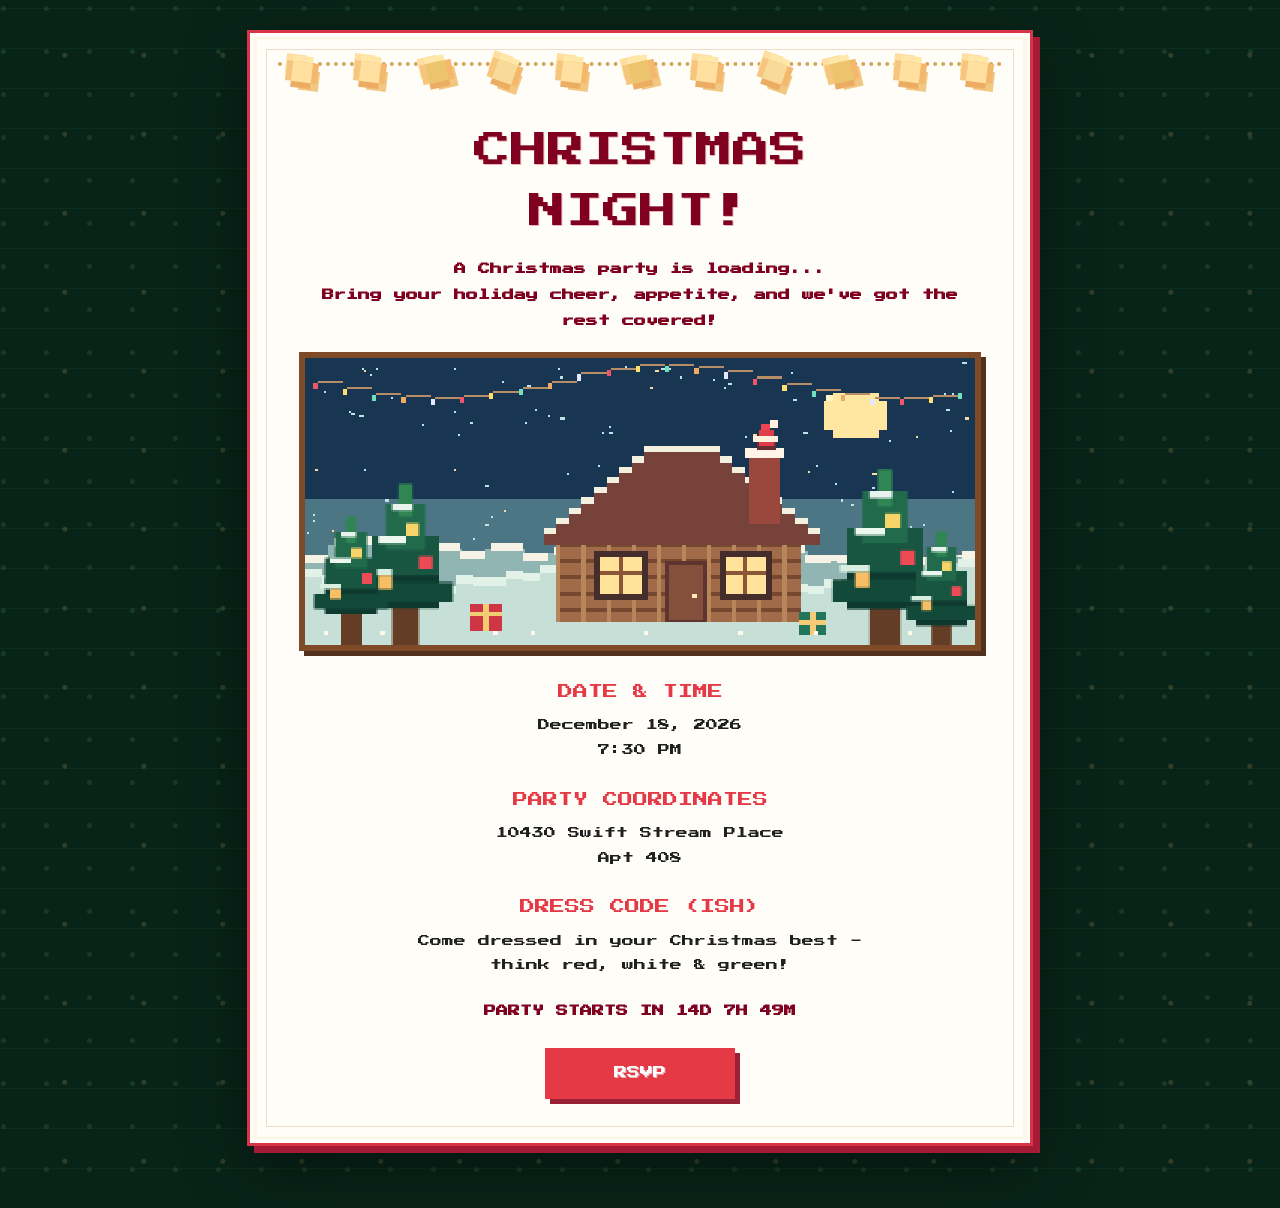
<file: index.html>
<!doctype html>
<html lang="en">
<head>
  <meta charset="utf-8"><meta name="viewport" content="width=device-width,initial-scale=1">
  <meta name="theme-color" content="#082419">
  <meta name="description" content="Christmas Night invitation at Jin and Lav's.">
  <meta property="og:title" content="Christmas Night!">
  <meta property="og:description" content="Christmas Night invitation at Jin and Lav's.">
  <meta property="og:type" content="website">
  <meta property="og:site_name" content="Jin &amp; Lav's Christmas Night">
  <meta property="og:url" content="https://arakere-lavanya.github.io/christmas-invite-yay/">
  <meta property="og:image" content="https://arakere-lavanya.github.io/christmas-invite-yay/christmas-preview.png">
  <meta property="og:image:width" content="1200">
  <meta property="og:image:height" content="630">
  <meta property="og:image:alt" content="Pixel-art snowy Christmas cottage under Christmas Night title">
  <meta name="twitter:card" content="summary_large_image">
  <title>Christmas Night | December 18, 2026</title>
  <link rel="preconnect" href="https://fonts.googleapis.com">
  <link rel="preconnect" href="https://fonts.gstatic.com" crossorigin>
  <link href="https://fonts.googleapis.com/css2?family=Press+Start+2P&display=swap" rel="stylesheet">
  <link rel="stylesheet" href="styles.css">
</head>
<body data-page="home">
<main class="page">
  <article class="sheet">
    <div class="top-garland" aria-hidden="true"><div class="garland-string"></div><div class="garland-blobs"><i></i><i></i><i></i><i></i><i></i><i></i><i></i><i></i><i></i><i></i><i></i></div></div>
    <h1 class="pixel">CHRISTMAS<br>NIGHT!</h1>
    <p class="subtitle"><strong>A Christmas party is loading...</strong><br><strong>Bring your holiday cheer, appetite, and we've got the rest covered!</strong></p>
    <div class="hero-world"><canvas id="heroCanvas" width="320" height="140" aria-label="Pixel-art snowy Christmas village with Santa, a cozy cottage, and glowing lights"></canvas></div>
    <section class="details" aria-label="Party information">
      <div class="detail"><p class="detail-label">DATE &amp; TIME</p><p class="detail-value">December 18, 2026<br>7:30 PM</p></div>
      <div class="detail"><p class="detail-label">PARTY COORDINATES</p><p class="detail-value">10430 Swift Stream Place<br>Apt 408</p></div>
      <div class="detail"><p class="detail-label">DRESS CODE (ISH)</p><p class="detail-value">Come dressed in your Christmas best -<br>think red, white &amp; green!</p></div>
    </section>
    <p id="countdown" class="countdown" aria-live="off"></p>
    <div class="cta-area"><a class="button pixel" href="rsvp.html">RSVP</a></div>
  </article>
</main>
<script src="script.js"></script>
</body>
</html>
</file>
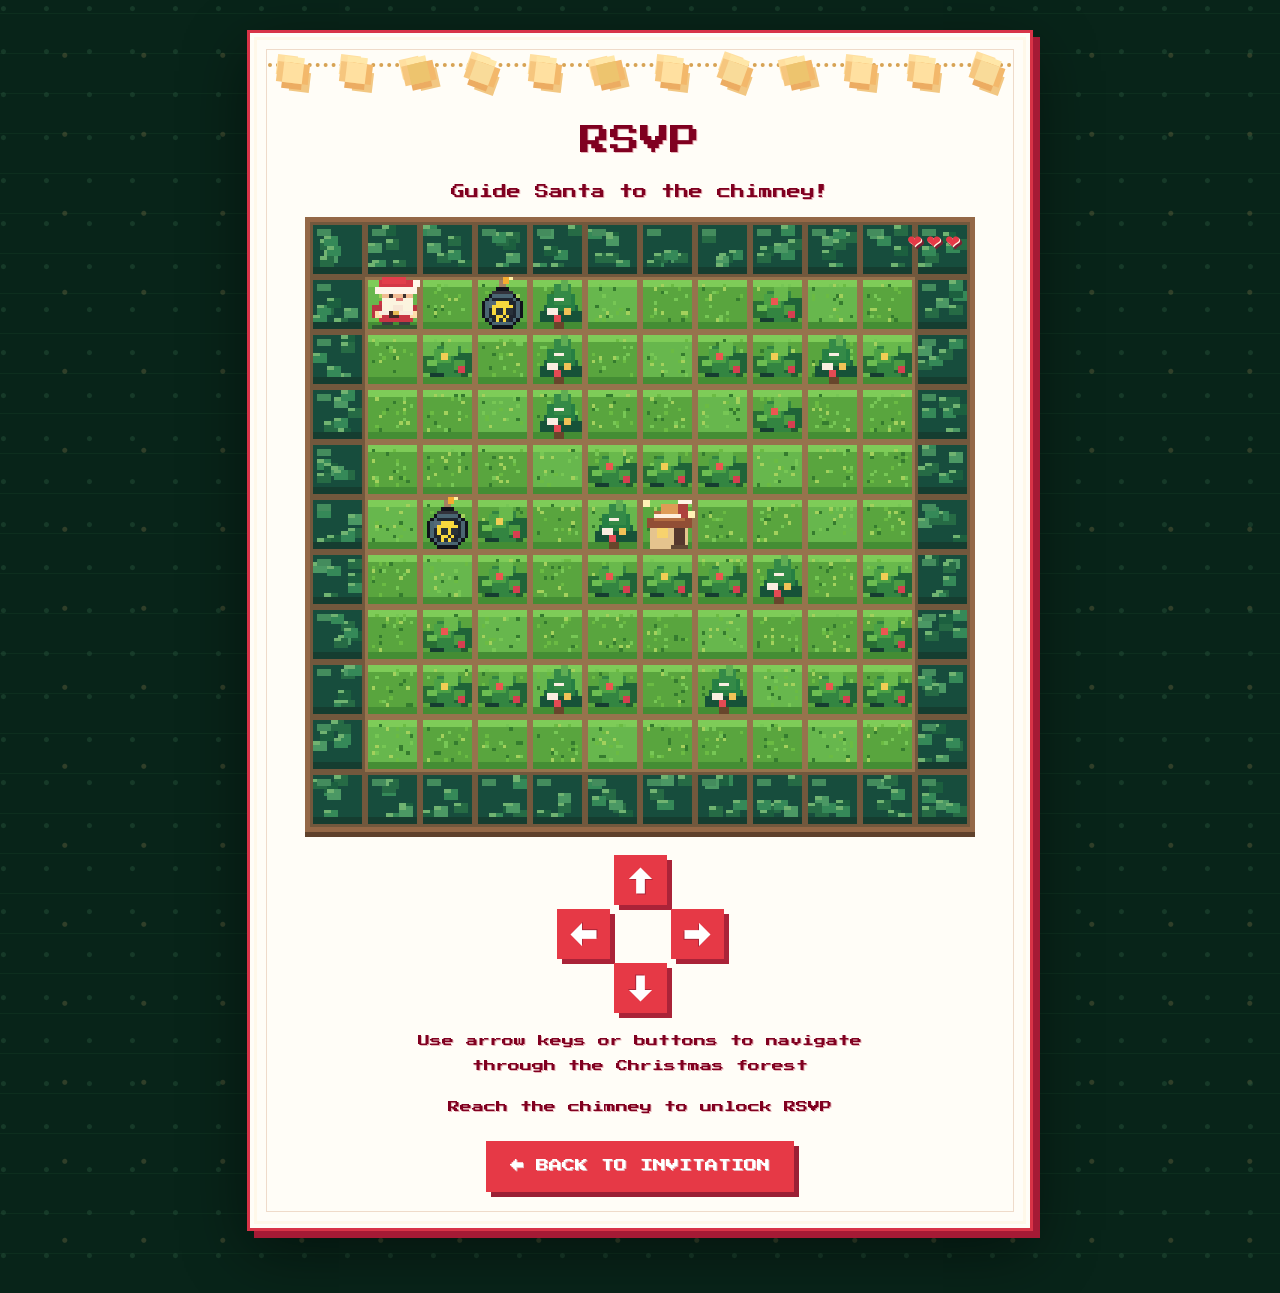
<file: rsvp.html>
<!doctype html>
<html lang="en">
<head>
  <meta charset="utf-8"><meta name="viewport" content="width=device-width,initial-scale=1">
  <meta name="theme-color" content="#082419">
  <meta name="description" content="Help Santa find the chimney in a Christmas pixel maze to unlock your RSVP.">
  <title>RSVP</title>
  <link rel="preconnect" href="https://fonts.googleapis.com">
  <link rel="preconnect" href="https://fonts.gstatic.com" crossorigin>
  <link href="https://fonts.googleapis.com/css2?family=Press+Start+2P&display=swap" rel="stylesheet">
  <link rel="stylesheet" href="styles.css">
</head>
<body data-page="maze" class="maze-page">
<main class="page">
  <article class="sheet">
    <div class="top-garland" aria-hidden="true"><div class="garland-string"></div><div class="garland-blobs"><i></i><i></i><i></i><i></i><i></i><i></i><i></i><i></i><i></i><i></i><i></i><i></i></div></div>
    <h1 class="maze-title pixel">RSVP</h1>
    <p class="maze-subtitle pixel">Guide Santa to the chimney!</p>
    <div class="game-frame"><div class="maze-hud"><div class="lives" id="livesDisplay" aria-label="Lives remaining"></div></div><canvas id="maze" width="192" height="176" role="img" aria-label="Interactive Christmas forest maze. Use the arrow buttons or keyboard to guide Santa to the house's chimney."></canvas></div>
    <p class="game-status sr-only" id="gameStatus" role="status" aria-live="polite"></p>
    <div class="dpad" role="group" aria-label="Maze direction controls">
      <button type="button" data-move="up" aria-label="Move up"><svg class="nav-arrow" aria-hidden="true" viewBox="0 0 20 20" style="transform:rotate(0deg)"><path d="M10 1 2 9h5v10h6V9h5z" fill="currentColor"/></svg></button>
      <button type="button" data-move="left" aria-label="Move left"><svg class="nav-arrow" aria-hidden="true" viewBox="0 0 20 20" style="transform:rotate(-90deg)"><path d="M10 1 2 9h5v10h6V9h5z" fill="currentColor"/></svg></button>
      <button type="button" data-move="right" aria-label="Move right"><svg class="nav-arrow" aria-hidden="true" viewBox="0 0 20 20" style="transform:rotate(90deg)"><path d="M10 1 2 9h5v10h6V9h5z" fill="currentColor"/></svg></button>
      <button type="button" data-move="down" aria-label="Move down"><svg class="nav-arrow" aria-hidden="true" viewBox="0 0 20 20" style="transform:rotate(180deg)"><path d="M10 1 2 9h5v10h6V9h5z" fill="currentColor"/></svg></button>
    </div>
    <p class="maze-instructions pixel">Use arrow keys or buttons to navigate<br>through the Christmas forest</p>
    <p class="maze-instructions pixel">Reach the chimney to unlock RSVP</p>
    <div class="back-button"><a class="button pixel" href="index.html">← BACK TO INVITATION</a></div>
  </article>
</main>
<div class="overlay" id="winOverlay" hidden role="dialog" aria-modal="true" aria-labelledby="winTitle">
  <div class="modal">
    <button type="button" class="close" id="closeWin" aria-label="Close RSVP">×</button>
    <h2 class="pixel" id="winTitle">HOLIDAY PLANS?<br>YOU'VE GOT THEM NOW.</h2>
    <p>Will you join us for Christmas on Dec 18th?</p>
    <div id="rsvpForm">
      <label class="form-label" for="guestName">YOUR NAME</label>
      <input class="form-input" id="guestName" name="guestName" maxlength="70" autocomplete="name" placeholder="Type your name" required>
      <div class="form-label" id="responseLabel">YOUR RSVP</div>
      <div class="choice-group two-choice" role="group" aria-labelledby="responseLabel">
        <button class="choice rsvp-choice" type="button" data-response="Yas in! Count me on the nice list">YAS IN!<br>COUNT ME ON THE NICE LIST</button>
        <button class="choice rsvp-choice" type="button" data-response="Hard pass">HARD PASS</button>
      </div>
      <div class="form-actions"><button class="button" type="button" id="saveRsvp" disabled>SAVE RSVP</button></div>
    </div>
    <p id="formFeedback" class="form-feedback" role="status" aria-live="polite"></p>
  </div>
</div>
<script src="script.js"></script>
</body>
</html>
</file>
<file: styles.css>
:root {
  --paper:#fffdf7;--ink:#780e26;--red:#dc3748;--red-dark:#a61e36;--green:#1e5437;--green-dark:#102e24;--gold:#f7bf67;--line:#e3d4b9;
}
*{box-sizing:border-box}
[hidden]{display:none!important}
html{scroll-behavior:smooth}
body{margin:0;min-height:100vh;background:#082419;color:var(--ink);font-family:'Courier New',Courier,monospace;
  background-image:radial-gradient(circle at 8% 20%,#244f3880 0 2px,transparent 3px),radial-gradient(circle at 82% 70%,#f4c3762b 0 2px,transparent 3px),repeating-linear-gradient(0deg,transparent 0 39px,#1a492b44 39px 40px);background-size:43px 43px,79px 79px,100% 100%;}
button,input,textarea{font:inherit}button{cursor:pointer}a{color:inherit}button:focus-visible,a:focus-visible,input:focus-visible,textarea:focus-visible{outline:3px solid #f6b34c;outline-offset:4px}
.page{max-width:810px;margin:0 auto;padding:30px 12px 62px}
.sheet{position:relative;padding:30px 26px 34px;background:var(--paper);border:3px solid #d83347;outline:3px solid #fff8e9;outline-offset:-10px;box-shadow:7px 7px 0 #a51a35,0 20px 60px #0007;text-align:center;overflow:hidden;}
.sheet:after{content:'';position:absolute;inset:16px;border:1px solid #efdbca;pointer-events:none}
.top-garland{position:relative;height:64px;margin:-14px 2px 12px;pointer-events:none;z-index:1}
.garland-string{position:absolute;inset:0 0 20px;border-top:4px dotted #d7a354;border-radius:0 0 50% 50%;transform:translateY(18px)}
.garland-blobs{position:absolute;top:8px;left:2%;right:2%;height:40px;display:flex;align-items:center;justify-content:space-between}
.garland-blobs i{display:block;width:20px;height:20px;background:#ffe0a0;box-shadow:6px 0 #f3b86b,-6px 0 #f6c67e,0 6px #ecac62,0 -6px #ffe7a8,8px 8px #f2c782,-7px -7px #ffdfa0;image-rendering:pixelated;transform:rotate(7deg)}
.garland-blobs i:nth-child(3n){background:#edc46e;transform:rotate(-13deg)}
.garland-blobs i:nth-child(4n){background:#f9db99;transform:rotate(20deg)}
.pixel{font-family:'Courier New',Courier,monospace;font-weight:900;letter-spacing:.035em;text-shadow:2px 2px 0 #f0cabb;line-height:1.35}
.kicker{font-size:clamp(11px,2vw,14px);font-weight:900;letter-spacing:.18em;text-transform:uppercase;color:var(--red-dark);margin:7px 0 13px}
h1,h2,h3,p{position:relative;z-index:1}
h1{font-size:clamp(30px,6vw,56px);margin:10px 0 9px;line-height:1.2;}
.subtitle{max-width:640px;margin:8px auto 22px;font-weight:700;font-size:clamp(12px,2vw,16px);line-height:1.65}
.sparkles{color:#d49a40;letter-spacing:.7em;font-weight:bold;margin:12px 0}
.hero-world{display:block;position:relative;width:100%;max-width:682px;margin:12px auto 24px;border:6px solid #7e4a28;box-shadow:inset 0 0 0 4px #a2774b,5px 5px 0 #52311f;background:#182f4a;image-rendering:pixelated;aspect-ratio:16 / 7;}
.hero-world canvas{display:block;width:100%;height:100%;image-rendering:pixelated}
.details{max-width:622px;margin:24px auto 22px;display:grid;grid-template-columns:1fr 1fr;gap:13px;text-align:center}
.detail{min-width:0;border:3px solid #d9a66d;background:#fff5e5;padding:15px 12px;box-shadow:4px 4px 0 #b7834f}
.detail-wide{grid-column:1/-1}
.detail-label{font-size:12px;letter-spacing:.1em;color:#99502c;text-transform:uppercase;font-weight:900;margin:0 0 7px}
.detail-value{font-size:clamp(15px,2.5vw,21px);color:#6d182b;font-weight:900;margin:0;line-height:1.4;overflow-wrap:anywhere}
.detail-wide .detail-value{font-size:clamp(14px,2.5vw,19px)}
.button{display:inline-flex;align-items:center;justify-content:center;gap:10px;min-height:51px;padding:10px 24px;border:0;border-radius:0;background:var(--red);color:#fffdf4;text-decoration:none;font-weight:900;letter-spacing:.025em;box-shadow:5px 5px 0 #9a2035;transition:transform .1s,box-shadow .1s}
.button:hover{filter:brightness(1.07)}.button:active{transform:translate(3px,3px);box-shadow:2px 2px 0 #9a2035}.button.secondary{background:var(--green);box-shadow:5px 5px 0 #0d3826}.button.secondary:active{box-shadow:2px 2px 0 #0d3826}
.cta-area{margin:25px 0 10px}.microcopy{font-size:12px;color:#74444a;font-weight:700;line-height:1.5;margin:18px 0 4px}
.toolbar{display:flex;align-items:center;justify-content:space-between;gap:12px;margin:0 0 18px;color:#e8dfbc;font-weight:700;font-size:12px}
.toolbar a{color:inherit;text-decoration:none}
.toolbar button{padding:8px 12px;border:2px solid #e8ca81;background:#123b2c;color:#fff4db;box-shadow:3px 3px 0 #0005;font-size:12px;font-weight:900}
.toolbar button[aria-pressed='true']{background:#ad2b40}
.countdown{margin:12px 0;color:#a21f35;font-size:13px;font-weight:bold}
/* Maze page borrows the exact content order of the inspiration: heading, tile grid, D-pad, hints, back link. */
.maze-page .sheet{padding:26px 16px 36px}
.maze-page .top-garland{margin-bottom:8px}
.maze-title{font-size:clamp(25px,5vw,39px);margin:2px 0 10px}
.maze-subtitle{font-size:clamp(14px,2.5vw,20px);font-weight:900;letter-spacing:.05em;line-height:1.5;margin:12px auto}
.game-frame{width:min(100%,670px);margin:8px auto 23px;position:relative;border:5px solid #946847;box-shadow:0 5px 0 #5f412c;background:#6fbb45;touch-action:pan-y}
#maze{display:block;width:100%;height:auto;aspect-ratio:12/11;image-rendering:pixelated;touch-action:none;cursor:crosshair}
.game-status{margin:10px auto 14px;color:#74263b;font-size:12px;font-weight:900;min-height:22px;line-height:1.5}
.dpad{display:grid;grid-template-columns:repeat(3,53px);grid-template-rows:repeat(3,50px);gap:4px;justify-content:center;margin:6px auto 13px;touch-action:manipulation}
.dpad button{display:flex;justify-content:center;align-items:center;padding:0;border:0;color:white;background:#e13d49;box-shadow:5px 5px 0 #aa2338;font-size:30px;font-family:monospace;font-weight:900;touch-action:manipulation}
.dpad button:active{transform:translate(3px,3px);box-shadow:2px 2px 0 #aa2338}
.dpad [data-move='up']{grid-column:2;grid-row:1}.dpad [data-move='left']{grid-column:1;grid-row:2}.dpad [data-move='right']{grid-column:3;grid-row:2}.dpad [data-move='down']{grid-column:2;grid-row:3}
.maze-instructions{font-size:clamp(12px,2.2vw,16px);font-weight:900;line-height:1.6;margin:16px 0 7px}
.back-button{margin:20px auto 0}.maze-help{display:inline-flex;margin:8px auto 0;background:none;border:0;text-decoration:underline;color:#792536;font-size:12px;font-weight:900}
.overlay{position:fixed;inset:0;z-index:20;background:#0d221dc9;display:flex;justify-content:center;align-items:center;overflow-y:auto;padding:18px}
.modal{position:relative;width:min(100%,480px);padding:26px 24px 27px;background:#fff9e9;border:5px solid #da3447;box-shadow:8px 8px 0 #751b32;text-align:center;max-height:calc(100vh - 36px);overflow:auto}
.modal h2{font-size:clamp(25px,5vw,35px);margin:4px 0 10px}
.modal p{font-weight:700;font-size:14px;line-height:1.55}
.close{position:absolute;right:7px;top:7px;width:35px;height:35px;background:#9c2440;color:white;font-weight:bold;border:0;font-size:21px}
.form-label{display:block;font-weight:900;color:#792638;font-size:12px;text-align:left;margin:12px 0 6px}
.form-input{width:100%;border:3px solid #c99b68;padding:11px 10px;border-radius:0;background:#fff;color:#432318;font-size:15px;box-shadow:3px 3px 0 #ead3b5}
.choice-group{display:grid;grid-template-columns:repeat(3,1fr);gap:7px;margin:10px 0}
.choice{position:relative;cursor:pointer}
.choice input{position:absolute;opacity:0;pointer-events:none}
.choice span{display:flex;justify-content:center;align-items:center;min-height:55px;padding:6px;background:#f2e3cb;border:2px solid #aa754b;font-weight:900;font-size:12px;line-height:1.25}
.choice input:checked+span{background:#24573c;color:#fff8e3;border-color:#12452e;box-shadow:3px 3px 0 #193c2b}
.choice input:focus-visible+span{outline:3px solid #f6b34c;outline-offset:2px}
.form-actions{display:flex;justify-content:center;flex-wrap:wrap;gap:12px;margin:19px 0 8px}
.form-actions .button{font-size:12px;min-height:45px}
.form-feedback{color:#23543c;min-height:22px;font-weight:800!important;font-size:12px!important}
.important-note{font-size:11px!important;color:#7c4e4f;margin-top:12px!important}
.win-stars{font-size:32px;margin:4px 0;color:#edb64a;animation:wiggle 1s ease-in-out infinite alternate}@keyframes wiggle{to{transform:rotate(8deg) scale(1.06)}}
@media(max-width:560px){.page{padding:15px 9px 45px}.sheet{padding:20px 14px 26px;box-shadow:4px 4px 0 #a51a35}.sheet:after{inset:10px}.top-garland{height:48px;margin-top:0}.garland-blobs{top:0}.garland-blobs i{width:11px;height:11px;box-shadow:4px 0 #f3b86b,-4px 0 #f6c67e,0 4px #ecac62,0 -4px #ffe7a8,5px 5px #f2c782,-5px -5px #ffdfa0}.hero-world{border-width:4px}.details{gap:9px}.detail{padding:10px 5px;box-shadow:2px 2px 0 #b7834f}.detail-label{font-size:10px}.detail-value{font-size:14px}.maze-page .sheet{padding:14px 10px 28px}.maze-page .top-garland{margin-bottom:6px}.game-frame{border-width:3px;margin:6px auto 20px}.maze-title{margin-top:0}.maze-subtitle{margin:12px 0}.dpad{grid-template-columns:repeat(3,50px);grid-template-rows:repeat(3,47px)}.toolbar{margin-bottom:12px}.modal{padding:25px 14px 22px}.choice-group{gap:5px}.choice span{font-size:11px}}
@media(prefers-reduced-motion:reduce){*{scroll-behavior:auto!important;animation:none!important;transition:none!important}}

/* Final invitation layout: the date/time and address are two matched blocks. */
.details{grid-template-columns:repeat(2,minmax(0,1fr));align-items:stretch}
.details .detail{display:flex;flex-direction:column;justify-content:center;min-height:105px}
.cta-area .button{min-width:190px;font-size:18px}
.subtitle{margin-top:15px;margin-bottom:18px}
body[data-page="home"] .sheet{padding-top:25px}
.sr-only{position:absolute!important;width:1px!important;height:1px!important;padding:0!important;margin:-1px!important;overflow:hidden!important;clip:rect(0,0,0,0)!important;white-space:nowrap!important;border:0!important}
@media(max-width:560px){.details{gap:8px}.details .detail{padding:14px 5px;min-height:95px}.detail-value{font-size:clamp(11px,3.3vw,14px)}.detail-label{font-size:10px}.cta-area .button{width:min(100%,250px)}.maze-page .game-frame{margin-bottom:18px}}

.two-choice{grid-template-columns:repeat(2,minmax(0,1fr));}
.two-choice .choice span{min-height:72px;padding:10px 8px;}
@media(max-width:560px){.two-choice{grid-template-columns:1fr;}.two-choice .choice span{min-height:58px;}}

/* Simple centered invitation details, stacked like the reference website. */
body[data-page="home"] .details {
  display: flex;
  flex-direction: column;
  align-items: center;
  gap: 23px;
  margin: 27px auto 21px;
  text-align: center;
}
body[data-page="home"] .details .detail {
  display: block;
  min-height: 0;
  width: 100%;
  padding: 0;
  border: none;
  background: transparent;
  box-shadow: none;
}
body[data-page="home"] .details .detail-label {
  margin: 0 0 7px;
  font-size: 13px;
  letter-spacing: .12em;
}
body[data-page="home"] .details .detail-value {
  font-size: clamp(16px, 3vw, 20px);
  line-height: 1.55;
}
@media (max-width: 560px) {
  body[data-page="home"] .details { gap: 20px; margin: 23px auto 17px; }
  body[data-page="home"] .details .detail-label { font-size: 11px; }
  body[data-page="home"] .details .detail-value { font-size: 16px; }
}

/* RSVP: direct-action buttons, no Save RSVP step. */
.rsvp-choice{display:flex;justify-content:center;align-items:center;width:100%;min-height:72px;padding:10px 8px;background:#f2e3cb;border:2px solid #aa754b;color:#452b24;line-height:1.35;font-size:12px;font-weight:900;cursor:pointer;box-shadow:2px 2px 0 #aa754b;}
.rsvp-choice.selected{background:#24573c;color:#fff8e3;border-color:#12452e;box-shadow:3px 3px 0 #193c2b;}
.rsvp-choice:active{transform:translate(2px,2px);}
#formFeedback:not(:empty){padding:12px 8px;background:#e2efd9;border:2px solid #8cae77;margin-top:16px;}
@media(max-width:560px){.rsvp-choice{min-height:58px;}}

#saveRsvp:disabled{opacity:.5;cursor:not-allowed;filter:grayscale(.3)}

/* Audio starts on the first user interaction in browsers that block autoplay. */
.music-start{display:block;margin:0 auto 14px;padding:9px 14px;background:#f5e5c5;color:#842c36;border:2px solid #ad7f53;font-family:inherit;font-size:12px;font-weight:900;letter-spacing:.025em;box-shadow:3px 3px 0 #b68856;cursor:pointer;}
.music-start[hidden]{display:none!important;}
.music-start:active{transform:translate(2px,2px);box-shadow:1px 1px 0 #b68856;}

/* Reference wedding site's exact retro font and maroon/red text palette.
   Sized down in longer text areas to keep the Minecraft aesthetic readable. */
:root{--ink:#800020;--red:#e63946;--red-dark:#800020;}
body,button,input,textarea,.pixel{font-family:'Press Start 2P', 'Courier New', monospace;}
body{color:#2a2a2a;}
h1,h2,.maze-title,.detail-label,.detail-value,.countdown,.maze-subtitle,.maze-instructions{color:#800020;}
.pixel{font-weight:400;letter-spacing:0;text-shadow:1px 1px 0 #e7b4b9;line-height:1.65;}
h1{font-size:clamp(19px,4vw,37px);line-height:1.5;}
.subtitle{color:#800020;font-size:clamp(9px,1.45vw,12px);line-height:2.15;font-weight:400;}
.detail-label,body[data-page="home"] .details .detail-label{font-size:clamp(9px,1.7vw,12px);line-height:1.8;letter-spacing:0;}
.detail-value,body[data-page="home"] .details .detail-value{font-size:clamp(10px,1.8vw,14px);line-height:2.0;}
.countdown{font-size:clamp(9px,1.6vw,12px);line-height:2;}
.button,.cta-area .button{background:#e63946;color:white;font-size:clamp(10px,1.5vw,13px);line-height:1.75;}
.maze-title{font-size:clamp(20px,3.5vw,30px);}
.maze-subtitle{font-size:clamp(10px,1.8vw,14px);line-height:1.9;}
.maze-instructions{font-size:clamp(9px,1.5vw,12px);line-height:2.1;}
.dpad button{font-family:'Press Start 2P',monospace;font-size:22px;background:#e63946;}
.modal h2{font-size:clamp(13px,2.7vw,21px);line-height:1.7;overflow-wrap:anywhere;}
.modal p{font-size:clamp(10px,1.7vw,12px);line-height:2;}
.form-label{color:#800020;font-size:10px;line-height:1.8;}
.form-input{font-size:12px;line-height:1.8;}
.rsvp-choice{font-size:clamp(9px,1.45vw,11px);line-height:1.8;overflow-wrap:anywhere;}
.form-actions .button{font-size:11px;line-height:1.8;}
.form-feedback{font-size:10px!important;line-height:2!important;}
.music-start{font-family:'Press Start 2P',monospace;font-size:9px;line-height:1.8;}
@media(max-width:560px){
 .subtitle{font-size:9px;line-height:2.2;}
 body[data-page="home"] .details .detail-value{font-size:10px;line-height:2.1;}
 body[data-page="home"] .details .detail-label{font-size:9px;line-height:2;}
 .maze-instructions{font-size:9px;line-height:2.2;}
 .rsvp-choice{font-size:9px;line-height:1.75;}
 .modal{padding:25px 14px 22px;}
}

/* 2026 Christmas Night refinements */
body[data-page="home"] .details .detail-label {
  color:#e63946;
  font-size:clamp(11px,1.9vw,15px);
  font-weight:400;
  line-height:1.9;
  margin-bottom:7px;
}
body[data-page="home"] .details .detail-value {
  color:#202020;
  font-size:clamp(9px,1.5vw,12px);
  font-weight:400;
  line-height:2.05;
}
/* The same pixel-style directional arrow, rotated to all four directions. */
.dpad button {display:flex;align-items:center;justify-content:center;}
.dpad .nav-arrow {display:block;width:29px;height:29px;flex:0 0 29px;filter:drop-shadow(1px 1px 0 #ab2638);}
@media(max-width:560px){
  body[data-page="home"] .details .detail-label {font-size:11px;}
  body[data-page="home"] .details .detail-value {font-size:9px;}
  .dpad .nav-arrow {width:26px;height:26px;flex-basis:26px;}
}


/* Dress-code line on landing page */
body[data-page="home"] .details .detail:last-child .detail-value{max-width:560px;margin:0 auto;}

/* Maze HUD: hearts / lives */
.maze-page .game-frame{position:relative;overflow:hidden;}
.maze-hud{position:absolute;top:8px;right:10px;z-index:2;pointer-events:none;}
.lives{display:flex;gap:4px;align-items:center;justify-content:flex-end;}
.heart{font-size:18px;line-height:1;color:#e63946;text-shadow:1px 1px 0 #fff5e1, 2px 2px 0 #7d2133;filter:drop-shadow(1px 1px 0 #7d2133);}
.heart.lost{color:#e9c9cc;opacity:.82;text-shadow:1px 1px 0 #fff5e1, 2px 2px 0 #b78a90;filter:none;}
@media(max-width:560px){.maze-hud{top:6px;right:8px}.heart{font-size:16px;}}
/* RSVP messages — plain text, no box */
.form-feedback {
  background: transparent !important;
  border: none !important;
  box-shadow: none !important;
  padding: 0 !important;
  border-radius: 0 !important;
  text-align: center;
}
</file>
